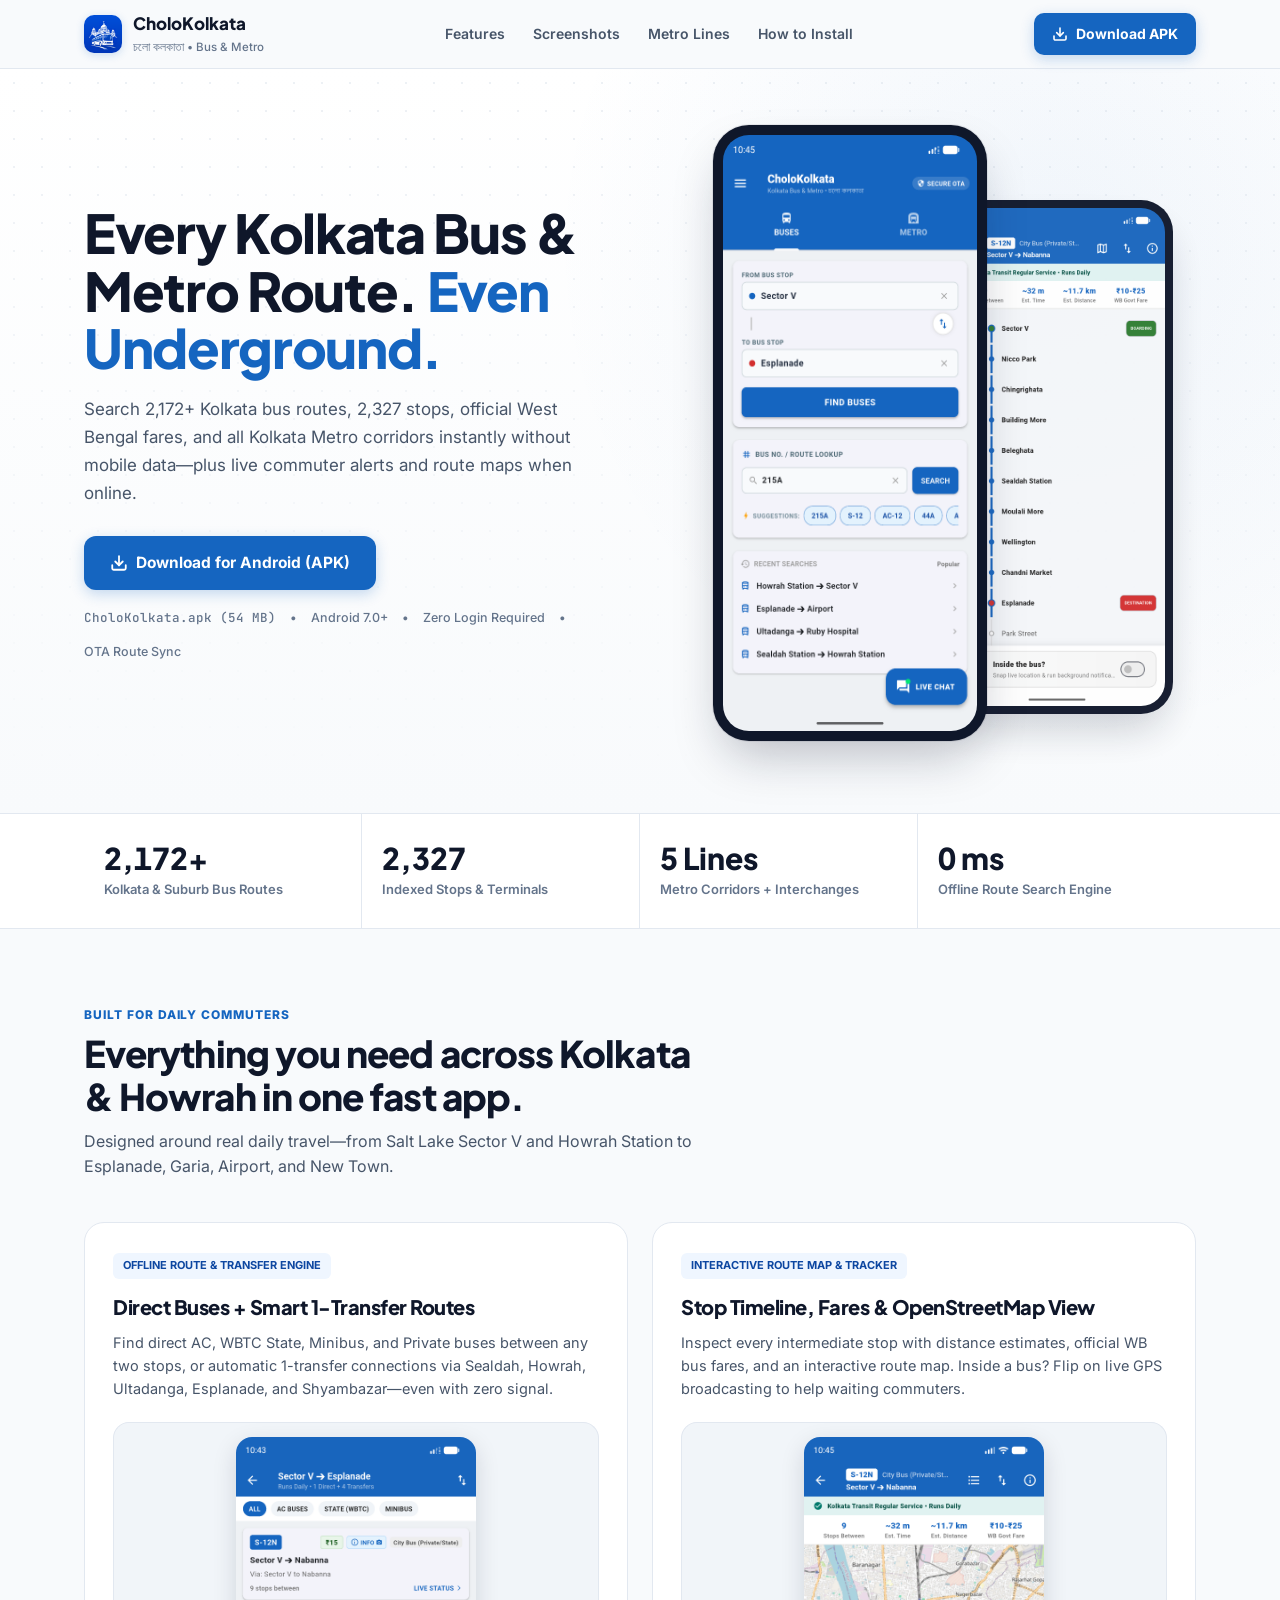
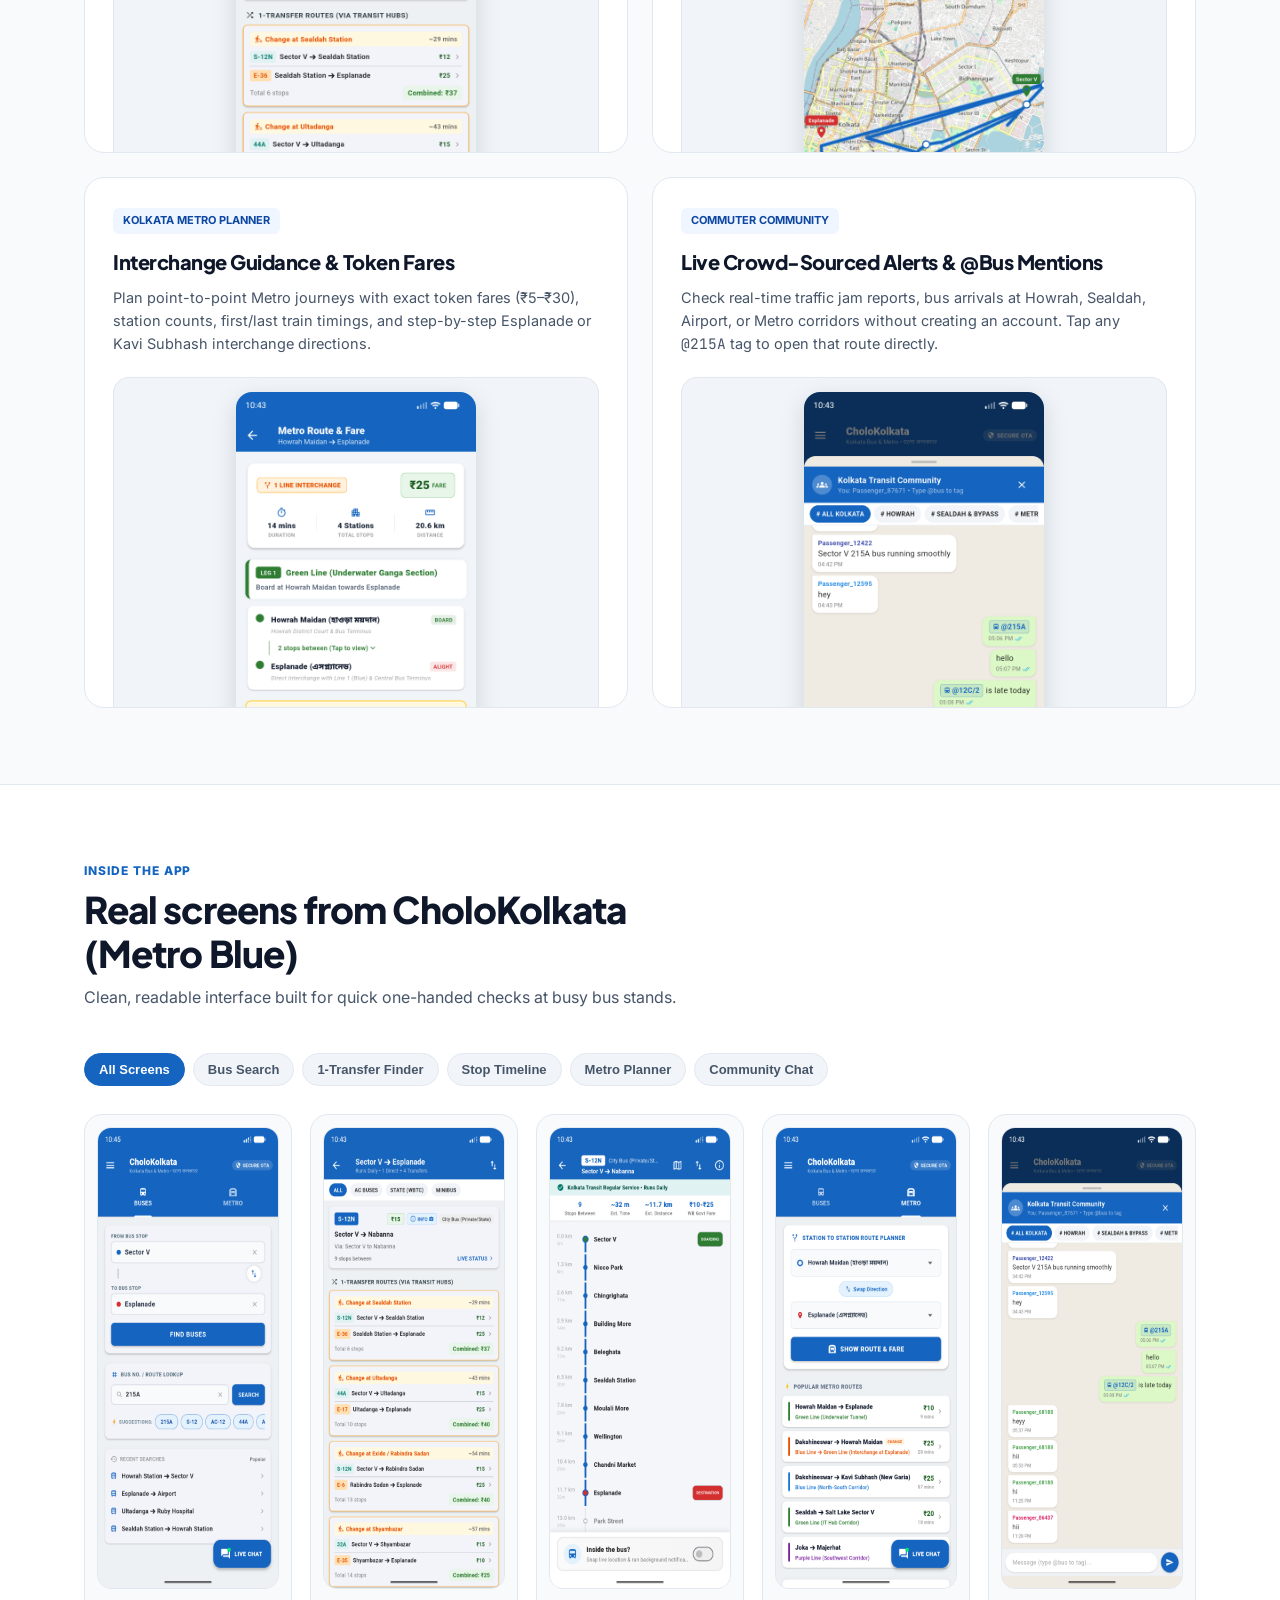
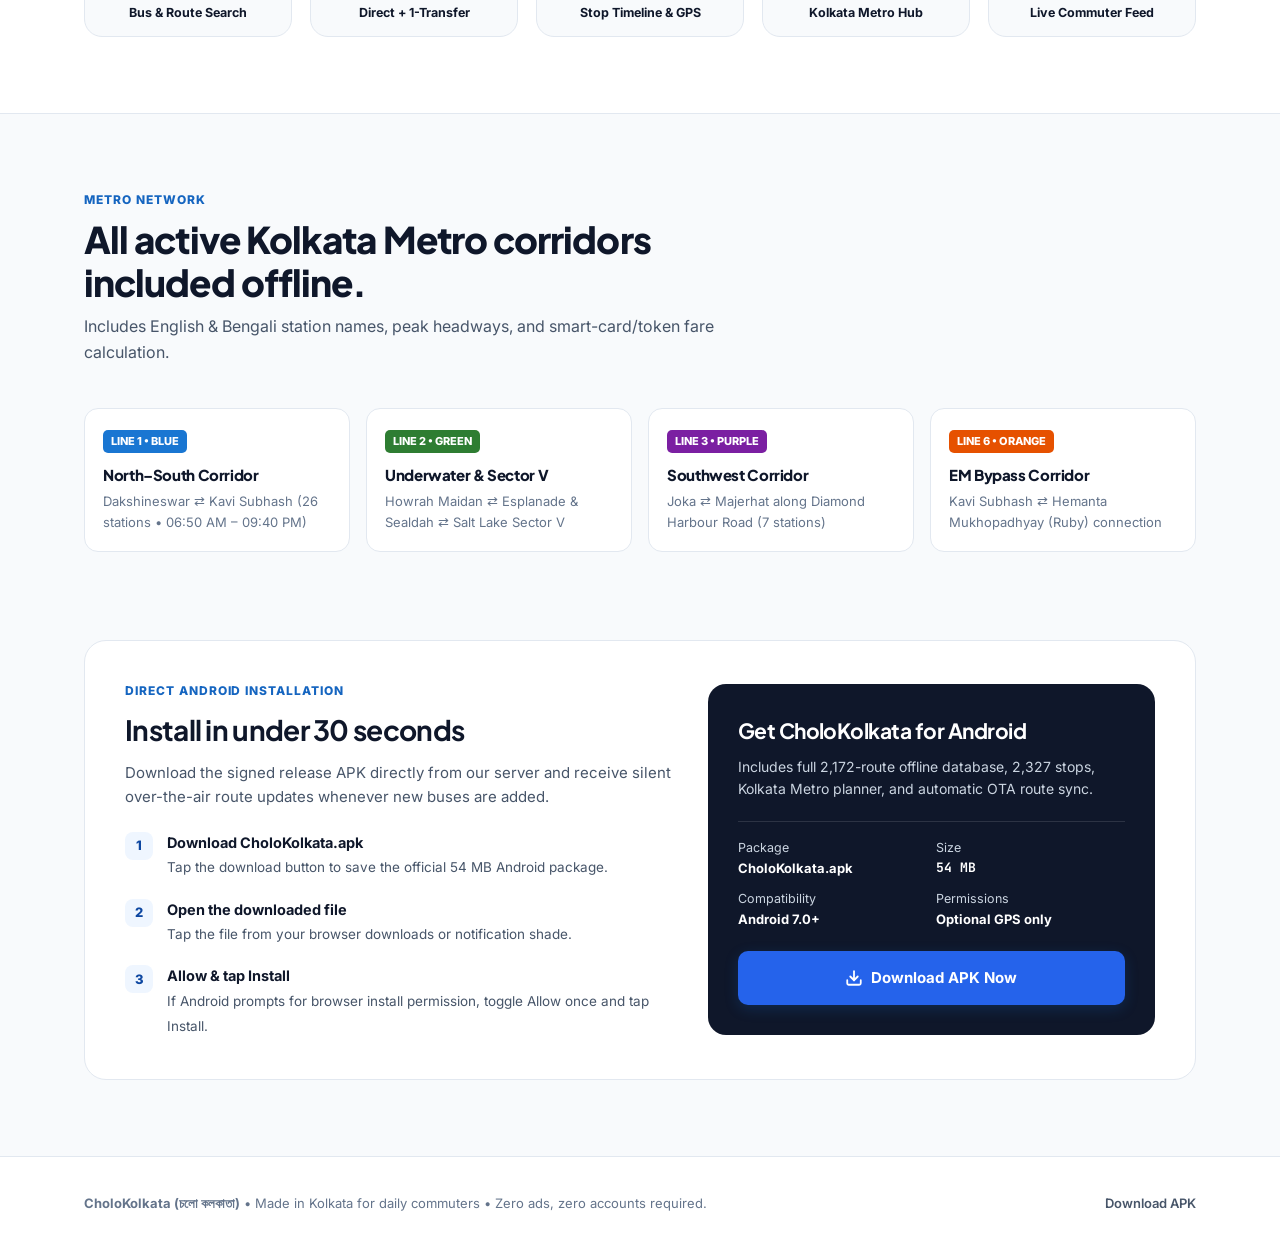
<file: static/index.html>
<!DOCTYPE html>
<html lang="en-IN">
<head>
  <meta charset="UTF-8">
  <meta name="viewport" content="width=device-width, initial-scale=1.0">
  <title>CholoKolkata (চলো কলকাতা) — Kolkata Bus Route, Fare &amp; Metro Offline App</title>
  <meta name="description" content="Find 2,172+ Kolkata bus routes, 2,327 stops, official WB fares, 1-transfer buses, and all 5 Kolkata Metro corridors offline. Download the CholoKolkata Android APK.">
  <meta name="keywords" content="CholoKolkata, চলো কলকাতা, Kolkata bus route app, Kolkata metro route planner, WBTC bus route, Kolkata bus fare calculator, offline Kolkata bus directory, Howrah Sealdah Esplanade bus routes">
  <meta name="author" content="CholoKolkata">
  <meta name="application-name" content="CholoKolkata">
  <meta name="apple-mobile-web-app-title" content="CholoKolkata">
  <meta name="robots" content="index, follow, max-image-preview:large, max-snippet:-1, max-video-preview:-1">
  <meta name="theme-color" content="#1565c0">
  <meta name="format-detection" content="telephone=no">

  <!-- Regional / Geo SEO -->
  <meta name="geo.region" content="IN-WB">
  <meta name="geo.placename" content="Kolkata">
  <meta name="geo.position" content="22.5726;88.3639">
  <meta name="ICBM" content="22.5726, 88.3639">

  <!-- Canonical & Language -->
  <link rel="canonical" href="https://cholokolkata.online/">
  <link rel="alternate" hreflang="en-IN" href="https://cholokolkata.online/">
  <link rel="alternate" hreflang="x-default" href="https://cholokolkata.online/">

  <!-- Open Graph / Social Sharing -->
  <meta property="og:type" content="website">
  <meta property="og:site_name" content="CholoKolkata">
  <meta property="og:locale" content="en_IN">
  <meta property="og:url" content="https://cholokolkata.online/">
  <meta property="og:title" content="CholoKolkata (চলো কলকাতা) — Kolkata Bus &amp; Metro Offline Transit App">
  <meta property="og:description" content="Search 2,172+ Kolkata bus routes, 2,327 stops, official West Bengal fares, and all 5 Metro corridors even underground without mobile data.">
  <meta property="og:image" content="https://cholokolkata.online/static/assets/app-icon.png">
  <meta property="og:image:secure_url" content="https://cholokolkata.online/static/assets/app-icon.png">
  <meta property="og:image:type" content="image/png">
  <meta property="og:image:width" content="1024">
  <meta property="og:image:height" content="1024">
  <meta property="og:image:alt" content="CholoKolkata App Icon — Kolkata Bus & Metro Route Guide">

  <!-- Twitter Card -->
  <meta name="twitter:card" content="summary">
  <meta name="twitter:title" content="CholoKolkata (চলো কলকাতা) — Kolkata Bus &amp; Metro Offline App">
  <meta name="twitter:description" content="2,172+ Kolkata bus routes, 2,327 stops, official WB fares, and all 5 Kolkata Metro lines offline. Download the Android APK.">
  <meta name="twitter:image" content="https://cholokolkata.online/static/assets/app-icon.png">
  <meta name="twitter:image:alt" content="CholoKolkata App Icon">

  <!-- Icons & Web Manifest -->
  <link rel="icon" type="image/png" sizes="1024x1024" href="/static/assets/app-icon.png">
  <link rel="apple-touch-icon" href="/static/assets/app-icon.png">
  <link rel="manifest" href="/site.webmanifest">

  <!-- Structured Data (Schema.org JSON-LD) -->
  <script type="application/ld+json">
  {
    "@context": "https://schema.org",
    "@graph": [
      {
        "@type": "WebSite",
        "@id": "https://cholokolkata.online/#website",
        "url": "https://cholokolkata.online/",
        "name": "CholoKolkata",
        "alternateName": "চলো কলকাতা",
        "inLanguage": "en-IN",
        "description": "Official website for CholoKolkata, the offline Kolkata bus and metro route finder app."
      },
      {
        "@type": "Organization",
        "@id": "https://cholokolkata.online/#organization",
        "name": "CholoKolkata",
        "url": "https://cholokolkata.online/",
        "logo": {
          "@type": "ImageObject",
          "url": "https://cholokolkata.online/static/assets/app-icon.png",
          "width": 1024,
          "height": 1024
        },
        "areaServed": {
          "@type": "City",
          "name": "Kolkata",
          "containedInPlace": {
            "@type": "State",
            "name": "West Bengal",
            "containedInPlace": {
              "@type": "Country",
              "name": "India"
            }
          }
        }
      },
      {
        "@type": "MobileApplication",
        "@id": "https://cholokolkata.online/#app",
        "name": "CholoKolkata — Kolkata Bus & Metro",
        "alternateName": "চলো কলকাতা",
        "operatingSystem": "Android 7.0+",
        "applicationCategory": "TravelApplication",
        "url": "https://cholokolkata.online/",
        "downloadUrl": "https://cholokolkata.online/download/apk",
        "installUrl": "https://cholokolkata.online/#install",
        "fileSize": "54MB",
        "inLanguage": ["en", "bn"],
        "description": "Search 2,172+ Kolkata bus routes, 2,327 stops, official West Bengal fares, 1-transfer connections, and all Kolkata Metro corridors offline, with optional live GPS tracking and commuter alerts.",
        "screenshot": [
          "https://cholokolkata.online/static/assets/screens/home_blue.png",
          "https://cholokolkata.online/static/assets/screens/results_blue.png",
          "https://cholokolkata.online/static/assets/screens/timeline_blue.png",
          "https://cholokolkata.online/static/assets/screens/map_blue.png",
          "https://cholokolkata.online/static/assets/screens/metro_blue.png",
          "https://cholokolkata.online/static/assets/screens/metro_result_blue.png",
          "https://cholokolkata.online/static/assets/screens/chat_blue.png"
        ],
        "publisher": {
          "@id": "https://cholokolkata.online/#organization"
        },
        "offers": {
          "@type": "Offer",
          "price": "0",
          "priceCurrency": "INR"
        }
      }
    ]
  }
  </script>

  <link rel="preconnect" href="https://fonts.googleapis.com">
  <link rel="preconnect" href="https://fonts.gstatic.com" crossorigin>
  <link href="https://fonts.googleapis.com/css2?family=Inter:wght@400;500;600;700&family=JetBrains+Mono:wght@500;700&family=Plus+Jakarta+Sans:wght@600;700;800&display=swap" rel="stylesheet">
  <style>
    :root {
      --bg: #f8fafc;
      --surface: #ffffff;
      --surface-muted: #f1f5f9;
      --ink: #0f172a;
      --ink-secondary: #475569;
      --ink-muted: #64748b;
      --border: #e2e8f0;
      --blue: #1565c0;
      --blue-dark: #0d47a1;
      --blue-soft: #eff6ff;
      --blue-border: #bfdbfe;
      --green: #2e7d32;
      --amber: #d97706;
    }

    * { box-sizing: border-box; margin: 0; padding: 0; }
    html { scroll-behavior: smooth; }
    body {
      font-family: 'Inter', -apple-system, BlinkMacSystemFont, sans-serif;
      background: var(--bg);
      color: var(--ink);
      line-height: 1.6;
      -webkit-font-smoothing: antialiased;
    }

    h1, h2, h3, h4 {
      font-family: 'Plus Jakarta Sans', sans-serif;
      letter-spacing: -0.025em;
      color: var(--ink);
    }

    .mono {
      font-family: 'JetBrains Mono', monospace;
      font-variant-numeric: tabular-nums;
    }

    .container {
      width: 100%;
      max-width: 1160px;
      margin: 0 auto;
      padding: 0 24px;
    }

    /* Sticky Editorial Navbar */
    .navbar {
      position: sticky;
      top: 0;
      z-index: 50;
      background: rgba(248, 250, 252, 0.9);
      backdrop-filter: blur(12px);
      -webkit-backdrop-filter: blur(12px);
      border-bottom: 1px solid var(--border);
    }
    .nav-inner {
      height: 68px;
      display: flex;
      align-items: center;
      justify-content: space-between;
      gap: 20px;
    }
    .brand {
      display: flex;
      align-items: center;
      gap: 11px;
      text-decoration: none;
      color: var(--ink);
    }
    .brand img {
      width: 38px;
      height: 38px;
      border-radius: 10px;
      box-shadow: 0 2px 8px rgba(21, 101, 192, 0.2);
    }
    .brand-title {
      font-family: 'Plus Jakarta Sans', sans-serif;
      font-weight: 800;
      font-size: 17px;
      line-height: 1.1;
    }
    .brand-sub {
      display: block;
      font-size: 11.5px;
      font-weight: 500;
      color: var(--ink-muted);
    }
    .nav-links {
      display: flex;
      align-items: center;
      gap: 28px;
    }
    .nav-links a {
      text-decoration: none;
      color: var(--ink-secondary);
      font-size: 14px;
      font-weight: 600;
      transition: color 0.15s ease;
    }
    .nav-links a:hover { color: var(--blue); }

    .btn {
      display: inline-flex;
      align-items: center;
      justify-content: center;
      gap: 8px;
      text-decoration: none;
      font-weight: 700;
      font-size: 14px;
      border-radius: 10px;
      transition: transform 0.12s ease, background 0.15s ease, box-shadow 0.15s ease;
      cursor: pointer;
      border: none;
    }
    .btn:active { transform: translateY(1px); }
    .btn-primary {
      background: var(--blue);
      color: #fff;
      padding: 10px 18px;
      box-shadow: 0 4px 14px rgba(21, 101, 192, 0.24);
    }
    .btn-primary:hover {
      background: var(--blue-dark);
      box-shadow: 0 6px 18px rgba(21, 101, 192, 0.3);
    }
    .btn-lg {
      padding: 15px 26px;
      font-size: 15.5px;
      border-radius: 12px;
    }
    .btn-outline {
      background: var(--surface);
      color: var(--ink);
      border: 1px solid var(--border);
      padding: 14px 22px;
      font-size: 15px;
      border-radius: 12px;
    }
    .btn-outline:hover {
      border-color: #cbd5e1;
      background: var(--surface-muted);
    }

    /* Subtle Transit Line Background Pattern for Hero */
    .hero {
      position: relative;
      padding: 56px 0 72px;
      overflow: hidden;
      border-bottom: 1px solid var(--border);
      background:
        radial-gradient(circle at 82% 24%, rgba(21, 101, 192, 0.06), transparent 42%),
        linear-gradient(180deg, #ffffff 0%, #f8fafc 100%);
    }
    .hero-grid-bg {
      position: absolute;
      inset: 0;
      background-image: radial-gradient(#cbd5e1 1px, transparent 1px);
      background-size: 28px 28px;
      opacity: 0.45;
      pointer-events: none;
      mask-image: linear-gradient(180deg, rgba(0,0,0,0.8), transparent);
      -webkit-mask-image: linear-gradient(180deg, rgba(0,0,0,0.8), transparent);
    }
    .hero-inner {
      position: relative;
      display: grid;
      grid-template-columns: 1.05fr 0.95fr;
      align-items: center;
      gap: 48px;
    }

    .transit-pill {
      display: inline-flex;
      align-items: center;
      gap: 8px;
      background: var(--blue-soft);
      border: 1px solid var(--blue-border);
      color: var(--blue-dark);
      font-size: 12.5px;
      font-weight: 700;
      padding: 6px 12px;
      border-radius: 999px;
      margin-bottom: 20px;
    }
    .transit-dot {
      width: 7px;
      height: 7px;
      border-radius: 50%;
      background: var(--green);
    }

    .hero h1 {
      font-size: clamp(2.2rem, 4.4vw, 3.35rem);
      font-weight: 800;
      line-height: 1.08;
      margin-bottom: 18px;
    }
    .hero h1 span {
      color: var(--blue);
    }
    .hero-lead {
      font-size: 17px;
      color: var(--ink-secondary);
      max-width: 520px;
      margin-bottom: 28px;
      line-height: 1.65;
    }

    .hero-actions {
      display: flex;
      flex-wrap: wrap;
      align-items: center;
      gap: 12px;
      margin-bottom: 18px;
    }
    .apk-meta {
      display: flex;
      flex-wrap: wrap;
      align-items: center;
      gap: 14px;
      font-size: 12.5px;
      color: var(--ink-muted);
      font-weight: 500;
    }
    .apk-meta span {
      display: inline-flex;
      align-items: center;
      gap: 5px;
    }

    /* Realistic Android Phone Mockup */
    .hero-visual {
      display: flex;
      justify-content: center;
      align-items: center;
      position: relative;
      min-height: 540px;
    }
    .phone-frame {
      width: 274px;
      background: #0f172a;
      border-radius: 36px;
      padding: 10px;
      box-shadow:
        0 24px 50px -12px rgba(15, 23, 42, 0.28),
        0 0 0 1px rgba(15, 23, 42, 0.08);
      position: relative;
      z-index: 2;
    }
    .phone-frame img {
      width: 100%;
      display: block;
      border-radius: 26px;
    }
    .phone-secondary {
      width: 232px;
      background: #0f172a;
      border-radius: 32px;
      padding: 8px;
      box-shadow: 0 22px 44px -10px rgba(15, 23, 42, 0.22);
      position: relative;
      margin-left: -46px;
      margin-top: 48px;
      z-index: 1;
      opacity: 0.96;
    }
    .phone-secondary img {
      width: 100%;
      display: block;
      border-radius: 24px;
    }

    /* Real Coverage Metrics Strip */
    .metrics-strip {
      background: var(--surface);
      border-bottom: 1px solid var(--border);
    }
    .metrics-grid {
      display: grid;
      grid-template-columns: repeat(4, 1fr);
      divide-x: 1px solid var(--border);
    }
    .metric-item {
      padding: 28px 20px;
      border-right: 1px solid var(--border);
    }
    .metric-item:last-child { border-right: none; }
    .metric-val {
      font-family: 'Plus Jakarta Sans', sans-serif;
      font-size: 30px;
      font-weight: 800;
      color: var(--ink);
      line-height: 1.1;
    }
    .metric-lbl {
      font-size: 13px;
      font-weight: 600;
      color: var(--ink-muted);
      margin-top: 4px;
    }

    /* Sections */
    .section {
      padding: 76px 0;
    }
    .section-head {
      max-width: 640px;
      margin-bottom: 42px;
    }
    .section-kicker {
      font-size: 12px;
      font-weight: 800;
      text-transform: uppercase;
      letter-spacing: 0.08em;
      color: var(--blue);
      margin-bottom: 8px;
    }
    .section-head h2 {
      font-size: clamp(1.7rem, 3vw, 2.3rem);
      font-weight: 800;
      line-height: 1.18;
      margin-bottom: 10px;
    }
    .section-head p {
      color: var(--ink-secondary);
      font-size: 16px;
    }

    /* Feature Bento Cards */
    .bento-grid {
      display: grid;
      grid-template-columns: repeat(2, 1fr);
      gap: 24px;
    }
    .bento-card {
      background: var(--surface);
      border: 1px solid var(--border);
      border-radius: 20px;
      padding: 28px 28px 0;
      display: flex;
      flex-direction: column;
      justify-content: space-between;
      overflow: hidden;
      transition: border-color 0.2s ease, box-shadow 0.2s ease;
    }
    .bento-card:hover {
      border-color: #cbd5e1;
      box-shadow: 0 12px 30px -12px rgba(15, 23, 42, 0.08);
    }
    .bento-badge {
      display: inline-block;
      font-size: 11px;
      font-weight: 700;
      color: var(--blue-dark);
      background: var(--blue-soft);
      padding: 4px 10px;
      border-radius: 6px;
      margin-bottom: 12px;
    }
    .bento-card h3 {
      font-size: 20px;
      font-weight: 800;
      margin-bottom: 8px;
    }
    .bento-card p {
      font-size: 14.5px;
      color: var(--ink-secondary);
      margin-bottom: 22px;
    }
    .bento-shot-wrap {
      background: var(--surface-muted);
      border: 1px solid var(--border);
      border-bottom: none;
      border-radius: 16px 16px 0 0;
      padding: 14px 14px 0;
      display: flex;
      justify-content: center;
      max-height: 330px;
      overflow: hidden;
    }
    .bento-shot-wrap img {
      width: 240px;
      border-radius: 16px 16px 0 0;
      box-shadow: 0 8px 24px rgba(15, 23, 42, 0.14);
      object-fit: cover;
      object-position: top;
    }

    /* Interactive App Screen Gallery */
    .screens-section {
      background: var(--surface);
      border-top: 1px solid var(--border);
      border-bottom: 1px solid var(--border);
    }
    .screen-tabs {
      display: flex;
      flex-wrap: wrap;
      gap: 8px;
      margin-bottom: 28px;
    }
    .screen-tab {
      background: var(--surface-muted);
      color: var(--ink-secondary);
      border: 1px solid var(--border);
      padding: 8px 14px;
      border-radius: 999px;
      font-size: 13px;
      font-weight: 600;
      cursor: pointer;
      transition: all 0.15s ease;
    }
    .screen-tab.active {
      background: var(--blue);
      color: #fff;
      border-color: var(--blue);
    }
    .screens-row {
      display: grid;
      grid-template-columns: repeat(5, 1fr);
      gap: 18px;
    }
    .screen-card {
      background: var(--bg);
      border: 1px solid var(--border);
      border-radius: 18px;
      padding: 12px;
      text-align: center;
      transition: transform 0.18s ease, border-color 0.18s ease;
    }
    .screen-card.highlighted {
      border-color: var(--blue);
      box-shadow: 0 10px 24px -8px rgba(21, 101, 192, 0.2);
      transform: translateY(-4px);
    }
    .screen-card img {
      width: 100%;
      border-radius: 14px;
      display: block;
      margin-bottom: 10px;
      border: 1px solid var(--border);
    }
    .screen-card span {
      font-size: 12.5px;
      font-weight: 700;
      color: var(--ink);
    }

    /* Metro Corridors Strip */
    .metro-grid {
      display: grid;
      grid-template-columns: repeat(4, 1fr);
      gap: 16px;
      margin-top: 28px;
    }
    .metro-line-card {
      background: var(--surface);
      border: 1px solid var(--border);
      border-radius: 14px;
      padding: 18px;
    }
    .line-chip {
      display: inline-block;
      font-size: 11px;
      font-weight: 800;
      color: #fff;
      padding: 3px 8px;
      border-radius: 5px;
      margin-bottom: 10px;
    }
    .metro-line-card h4 {
      font-size: 15px;
      font-weight: 800;
      margin-bottom: 4px;
    }
    .metro-line-card p {
      font-size: 13px;
      color: var(--ink-muted);
    }

    /* 3-Step Direct APK Install Guide + Final CTA */
    .install-box {
      background: var(--surface);
      border: 1px solid var(--border);
      border-radius: 22px;
      padding: 40px;
      display: grid;
      grid-template-columns: 1.1fr 0.9fr;
      gap: 36px;
      align-items: center;
    }
    .steps-list {
      display: flex;
      flex-direction: column;
      gap: 18px;
      margin-top: 22px;
    }
    .step-row {
      display: flex;
      align-items: flex-start;
      gap: 14px;
    }
    .step-num {
      width: 28px;
      height: 28px;
      border-radius: 8px;
      background: var(--blue-soft);
      color: var(--blue-dark);
      font-weight: 800;
      font-size: 13px;
      display: flex;
      align-items: center;
      justify-content: center;
      flex-shrink: 0;
      margin-top: 1px;
    }
    .step-row strong {
      display: block;
      font-size: 14.5px;
      color: var(--ink);
    }
    .step-row span {
      font-size: 13.5px;
      color: var(--ink-secondary);
    }
    .download-panel {
      background: #0f172a;
      color: #fff;
      border-radius: 18px;
      padding: 30px;
    }
    .download-panel h3 {
      color: #fff;
      font-size: 21px;
      margin-bottom: 8px;
    }
    .download-panel p {
      color: #cbd5e1;
      font-size: 14px;
      margin-bottom: 20px;
    }
    .spec-list {
      display: grid;
      grid-template-columns: 1fr 1fr;
      gap: 10px;
      margin-bottom: 22px;
      padding-top: 16px;
      border-top: 1px solid rgba(255,255,255,0.12);
      font-size: 12.5px;
      color: #cbd5e1;
    }
    .spec-list b { color: #fff; display: block; font-size: 13px; }
    .download-panel .btn-primary {
      width: 100%;
      padding: 15px 20px;
      font-size: 15px;
      background: #2563eb;
    }
    .download-panel .btn-primary:hover { background: #1d4ed8; }

    /* Footer */
    footer {
      padding: 36px 0;
      border-top: 1px solid var(--border);
      background: var(--surface);
      font-size: 13px;
      color: var(--ink-muted);
    }
    .footer-inner {
      display: flex;
      flex-wrap: wrap;
      align-items: center;
      justify-content: space-between;
      gap: 16px;
    }
    .footer-links {
      display: flex;
      gap: 20px;
      flex-wrap: wrap;
    }
    .footer-links a {
      color: var(--ink-secondary);
      text-decoration: none;
      font-weight: 600;
    }
    .footer-links a:hover { color: var(--blue); }

    @media (max-width: 960px) {
      .hero-inner, .bento-grid, .install-box { grid-template-columns: 1fr; }
      .metrics-grid { grid-template-columns: repeat(2, 1fr); }
      .metric-item:nth-child(2) { border-right: none; }
      .metric-item { border-bottom: 1px solid var(--border); }
      .metro-grid { grid-template-columns: repeat(2, 1fr); }
      .screens-row {
        display: flex;
        overflow-x: auto;
        padding-bottom: 8px;
      }
      .screen-card { min-width: 185px; }
      .nav-links { display: none; }
    }
    @media (max-width: 540px) {
      .hero { padding: 36px 0 48px; }
      .phone-frame { width: 224px; }
      .phone-secondary { width: 186px; margin-left: -38px; }
      .hero-visual { min-height: 430px; }
      .metro-grid { grid-template-columns: 1fr; }
      .install-box { padding: 24px; }
    }
  </style>
</head>
<body>

  <!-- Top Navigation -->
  <header class="navbar">
    <div class="container nav-inner">
      <a href="/" class="brand">
        <img src="/static/assets/app-icon.png" alt="CholoKolkata App Icon">
        <div>
          <span class="brand-title">CholoKolkata</span>
          <span class="brand-sub">চলো কলকাতা • Bus &amp; Metro</span>
        </div>
      </a>

      <nav class="nav-links" aria-label="Primary navigation">
        <a href="#features">Features</a>
        <a href="#screenshots">Screenshots</a>
        <a href="#metro">Metro Lines</a>
        <a href="#install">How to Install</a>
      </nav>

      <a href="/download/apk" class="btn btn-primary" download="CholoKolkata.apk">
        <svg width="16" height="16" viewBox="0 0 24 24" fill="none" stroke="currentColor" stroke-width="2.4" stroke-linecap="round" stroke-linejoin="round" aria-hidden="true"><path d="M21 15v4a2 2 0 0 1-2 2H5a2 2 0 0 1-2-2v-4"/><polyline points="7 10 12 15 17 10"/><line x1="12" y1="15" x2="12" y2="3"/></svg>
        <span>Download APK</span>
      </a>
    </div>
  </header>

  <main>
  <!-- Hero Section -->
  <section class="hero">
    <div class="hero-grid-bg"></div>
    <div class="container hero-inner">
      <div>
        <h1>Every Kolkata Bus &amp; Metro Route. <span>Even Underground.</span></h1>
        <p class="hero-lead">
          Search 2,172+ Kolkata bus routes, 2,327 stops, official West Bengal fares, and all Kolkata Metro corridors instantly without mobile data—plus live commuter alerts and route maps when online.
        </p>

        <div class="hero-actions">
          <a href="/download/apk" class="btn btn-primary btn-lg" download="CholoKolkata.apk">
            <svg width="18" height="18" viewBox="0 0 24 24" fill="none" stroke="currentColor" stroke-width="2.4" stroke-linecap="round" stroke-linejoin="round"><path d="M21 15v4a2 2 0 0 1-2 2H5a2 2 0 0 1-2-2v-4"/><polyline points="7 10 12 15 17 10"/><line x1="12" y1="15" x2="12" y2="3"/></svg>
            <span>Download for Android (APK)</span>
          </a>
        </div>

        <div class="apk-meta">
          <span class="mono">CholoKolkata.apk (54 MB)</span>
          <span>•</span>
          <span>Android 7.0+</span>
          <span>•</span>
          <span>Zero Login Required</span>
          <span>•</span>
          <span>OTA Route Sync</span>
        </div>
      </div>

      <div class="hero-visual">
        <div class="phone-frame">
          <img src="/static/assets/screens/home_blue.png" alt="CholoKolkata Home Bus Search Screen" width="268" height="596" fetchpriority="high">
        </div>
        <div class="phone-secondary">
          <img src="/static/assets/screens/timeline_blue.png" alt="CholoKolkata Stop by Stop Bus Timeline" width="224" height="498">
        </div>
      </div>
    </div>
  </section>

  <!-- Factual Coverage Strip -->
  <section class="metrics-strip">
    <div class="container">
      <div class="metrics-grid">
        <div class="metric-item">
          <div class="metric-val mono">2,172+</div>
          <div class="metric-lbl">Kolkata &amp; Suburb Bus Routes</div>
        </div>
        <div class="metric-item">
          <div class="metric-val mono">2,327</div>
          <div class="metric-lbl">Indexed Stops &amp; Terminals</div>
        </div>
        <div class="metric-item">
          <div class="metric-val mono">5 Lines</div>
          <div class="metric-lbl">Metro Corridors + Interchanges</div>
        </div>
        <div class="metric-item">
          <div class="metric-val mono">0 ms</div>
          <div class="metric-lbl">Offline Route Search Engine</div>
        </div>
      </div>
    </div>
  </section>

  <!-- Bento Features Section -->
  <section class="section" id="features">
    <div class="container">
      <div class="section-head">
        <div class="section-kicker">Built for Daily Commuters</div>
        <h2>Everything you need across Kolkata &amp; Howrah in one fast app.</h2>
        <p>Designed around real daily travel—from Salt Lake Sector V and Howrah Station to Esplanade, Garia, Airport, and New Town.</p>
      </div>

      <div class="bento-grid">
        <article class="bento-card">
          <div>
            <span class="bento-badge">OFFLINE ROUTE &amp; TRANSFER ENGINE</span>
            <h3>Direct Buses + Smart 1-Transfer Routes</h3>
            <p>Find direct AC, WBTC State, Minibus, and Private buses between any two stops, or automatic 1-transfer connections via Sealdah, Howrah, Ultadanga, Esplanade, and Shyambazar—even with zero signal.</p>
          </div>
          <div class="bento-shot-wrap">
            <img src="/static/assets/screens/results_blue.png" alt="Direct and 1-Transfer Bus Results in CholoKolkata" loading="lazy" decoding="async" width="214" height="476">
          </div>
        </article>

        <article class="bento-card">
          <div>
            <span class="bento-badge">INTERACTIVE ROUTE MAP &amp; TRACKER</span>
            <h3>Stop Timeline, Fares &amp; OpenStreetMap View</h3>
            <p>Inspect every intermediate stop with distance estimates, official WB bus fares, and an interactive route map. Inside a bus? Flip on live GPS broadcasting to help waiting commuters.</p>
          </div>
          <div class="bento-shot-wrap">
            <img src="/static/assets/screens/map_blue.png" alt="OpenStreetMap Route View in CholoKolkata" loading="lazy" decoding="async" width="214" height="476">
          </div>
        </article>

        <article class="bento-card">
          <div>
            <span class="bento-badge">KOLKATA METRO PLANNER</span>
            <h3>Interchange Guidance &amp; Token Fares</h3>
            <p>Plan point-to-point Metro journeys with exact token fares (₹5–₹30), station counts, first/last train timings, and step-by-step Esplanade or Kavi Subhash interchange directions.</p>
          </div>
          <div class="bento-shot-wrap">
            <img src="/static/assets/screens/metro_result_blue.png" alt="Kolkata Metro Interchange Planner" loading="lazy" decoding="async" width="214" height="476">
          </div>
        </article>

        <article class="bento-card">
          <div>
            <span class="bento-badge">COMMUTER COMMUNITY</span>
            <h3>Live Crowd-Sourced Alerts &amp; @Bus Mentions</h3>
            <p>Check real-time traffic jam reports, bus arrivals at Howrah, Sealdah, Airport, or Metro corridors without creating an account. Tap any <span class="mono">@215A</span> tag to open that route directly.</p>
          </div>
          <div class="bento-shot-wrap">
            <img src="/static/assets/screens/chat_blue.png" alt="Kolkata Transit Community Chat Alerts" loading="lazy" decoding="async" width="214" height="476">
          </div>
        </article>
      </div>
    </div>
  </section>

  <!-- App Screenshots Strip -->
  <section class="section screens-section" id="screenshots">
    <div class="container">
      <div class="section-head">
        <div class="section-kicker">Inside the App</div>
        <h2>Real screens from CholoKolkata (Metro Blue)</h2>
        <p>Clean, readable interface built for quick one-handed checks at busy bus stands.</p>
      </div>

      <div class="screen-tabs" id="screenTabs">
        <button class="screen-tab active" data-target="0">All Screens</button>
        <button class="screen-tab" data-target="1">Bus Search</button>
        <button class="screen-tab" data-target="2">1-Transfer Finder</button>
        <button class="screen-tab" data-target="3">Stop Timeline</button>
        <button class="screen-tab" data-target="4">Metro Planner</button>
        <button class="screen-tab" data-target="5">Community Chat</button>
      </div>

      <div class="screens-row" id="screensRow">
        <div class="screen-card" data-idx="1">
          <img src="/static/assets/screens/home_blue.png" alt="CholoKolkata Bus Search Home Screen" loading="lazy" decoding="async" width="208" height="462">
          <span>Bus &amp; Route Search</span>
        </div>
        <div class="screen-card" data-idx="2">
          <img src="/static/assets/screens/results_blue.png" alt="Direct and 1-Transfer Bus Results Screen" loading="lazy" decoding="async" width="208" height="462">
          <span>Direct + 1-Transfer</span>
        </div>
        <div class="screen-card" data-idx="3">
          <img src="/static/assets/screens/timeline_blue.png" alt="Bus Stop Timeline and GPS Screen" loading="lazy" decoding="async" width="208" height="462">
          <span>Stop Timeline &amp; GPS</span>
        </div>
        <div class="screen-card" data-idx="4">
          <img src="/static/assets/screens/metro_blue.png" alt="Kolkata Metro Planner Screen" loading="lazy" decoding="async" width="208" height="462">
          <span>Kolkata Metro Hub</span>
        </div>
        <div class="screen-card" data-idx="5">
          <img src="/static/assets/screens/chat_blue.png" alt="Live Commuter Alerts Chat Screen" loading="lazy" decoding="async" width="208" height="462">
          <span>Live Commuter Feed</span>
        </div>
      </div>
    </div>
  </section>

  <!-- Metro Corridors Coverage -->
  <section class="section" id="metro">
    <div class="container">
      <div class="section-head">
        <div class="section-kicker">Metro Network</div>
        <h2>All active Kolkata Metro corridors included offline.</h2>
        <p>Includes English &amp; Bengali station names, peak headways, and smart-card/token fare calculation.</p>
      </div>

      <div class="metro-grid">
        <div class="metro-line-card">
          <span class="line-chip" style="background:#1976d2;">LINE 1 • BLUE</span>
          <h4>North–South Corridor</h4>
          <p>Dakshineswar ⇄ Kavi Subhash (26 stations • 06:50 AM – 09:40 PM)</p>
        </div>
        <div class="metro-line-card">
          <span class="line-chip" style="background:#2e7d32;">LINE 2 • GREEN</span>
          <h4>Underwater &amp; Sector V</h4>
          <p>Howrah Maidan ⇄ Esplanade &amp; Sealdah ⇄ Salt Lake Sector V</p>
        </div>
        <div class="metro-line-card">
          <span class="line-chip" style="background:#7b1fa2;">LINE 3 • PURPLE</span>
          <h4>Southwest Corridor</h4>
          <p>Joka ⇄ Majerhat along Diamond Harbour Road (7 stations)</p>
        </div>
        <div class="metro-line-card">
          <span class="line-chip" style="background:#e65100;">LINE 6 • ORANGE</span>
          <h4>EM Bypass Corridor</h4>
          <p>Kavi Subhash ⇄ Hemanta Mukhopadhyay (Ruby) connection</p>
        </div>
      </div>
    </div>
  </section>

  <!-- 3-Step Install Guide & Download Box -->
  <section class="section" id="install" style="padding-top: 12px;">
    <div class="container">
      <div class="install-box">
        <div>
          <div class="section-kicker">Direct Android Installation</div>
          <h2 style="font-size: 28px; margin-bottom: 8px;">Install in under 30 seconds</h2>
          <p style="color: var(--ink-secondary); font-size: 15px;">
            Download the signed release APK directly from our server and receive silent over-the-air route updates whenever new buses are added.
          </p>

          <div class="steps-list">
            <div class="step-row">
              <div class="step-num">1</div>
              <div>
                <strong>Download CholoKolkata.apk</strong>
                <span>Tap the download button to save the official 54 MB Android package.</span>
              </div>
            </div>
            <div class="step-row">
              <div class="step-num">2</div>
              <div>
                <strong>Open the downloaded file</strong>
                <span>Tap the file from your browser downloads or notification shade.</span>
              </div>
            </div>
            <div class="step-row">
              <div class="step-num">3</div>
              <div>
                <strong>Allow &amp; tap Install</strong>
                <span>If Android prompts for browser install permission, toggle Allow once and tap Install.</span>
              </div>
            </div>
          </div>
        </div>

        <div class="download-panel">
          <h3>Get CholoKolkata for Android</h3>
          <p>Includes full 2,172-route offline database, 2,327 stops, Kolkata Metro planner, and automatic OTA route sync.</p>

          <div class="spec-list">
            <div><span>Package</span><b>CholoKolkata.apk</b></div>
            <div><span>Size</span><b class="mono">54 MB</b></div>
            <div><span>Compatibility</span><b>Android 7.0+</b></div>
            <div><span>Permissions</span><b>Optional GPS only</b></div>
          </div>

          <a href="/download/apk" class="btn btn-primary" download="CholoKolkata.apk">
            <svg width="18" height="18" viewBox="0 0 24 24" fill="none" stroke="currentColor" stroke-width="2.4" stroke-linecap="round" stroke-linejoin="round"><path d="M21 15v4a2 2 0 0 1-2 2H5a2 2 0 0 1-2-2v-4"/><polyline points="7 10 12 15 17 10"/><line x1="12" y1="15" x2="12" y2="3"/></svg>
            <span>Download APK Now</span>
          </a>
        </div>
      </div>
    </div>
  </section>
  </main>

  <!-- Footer -->
  <footer>
    <div class="container footer-inner">
      <div>
        <strong>CholoKolkata (চলো কলকাতা)</strong> • Made in Kolkata for daily commuters • Zero ads, zero accounts required.
      </div>
      <div class="footer-links">
        <a href="/download/apk" download="CholoKolkata.apk">Download APK</a>
      </div>
    </div>
  </footer>

  <script>
    const tabs = document.querySelectorAll('#screenTabs .screen-tab');
    const cards = document.querySelectorAll('#screensRow .screen-card');
    tabs.forEach((tab) => {
      tab.addEventListener('click', () => {
        tabs.forEach((t) => t.classList.remove('active'));
        tab.classList.add('active');
        const target = tab.getAttribute('data-target');
        cards.forEach((c) => {
          if (target === '0') {
            c.classList.remove('highlighted');
          } else {
            c.classList.toggle('highlighted', c.getAttribute('data-idx') === target);
            if (c.getAttribute('data-idx') === target) {
              c.scrollIntoView({ behavior: 'smooth', block: 'nearest', inline: 'center' });
            }
          }
        });
      });
    });
  </script>
</body>
</html>
</file>
